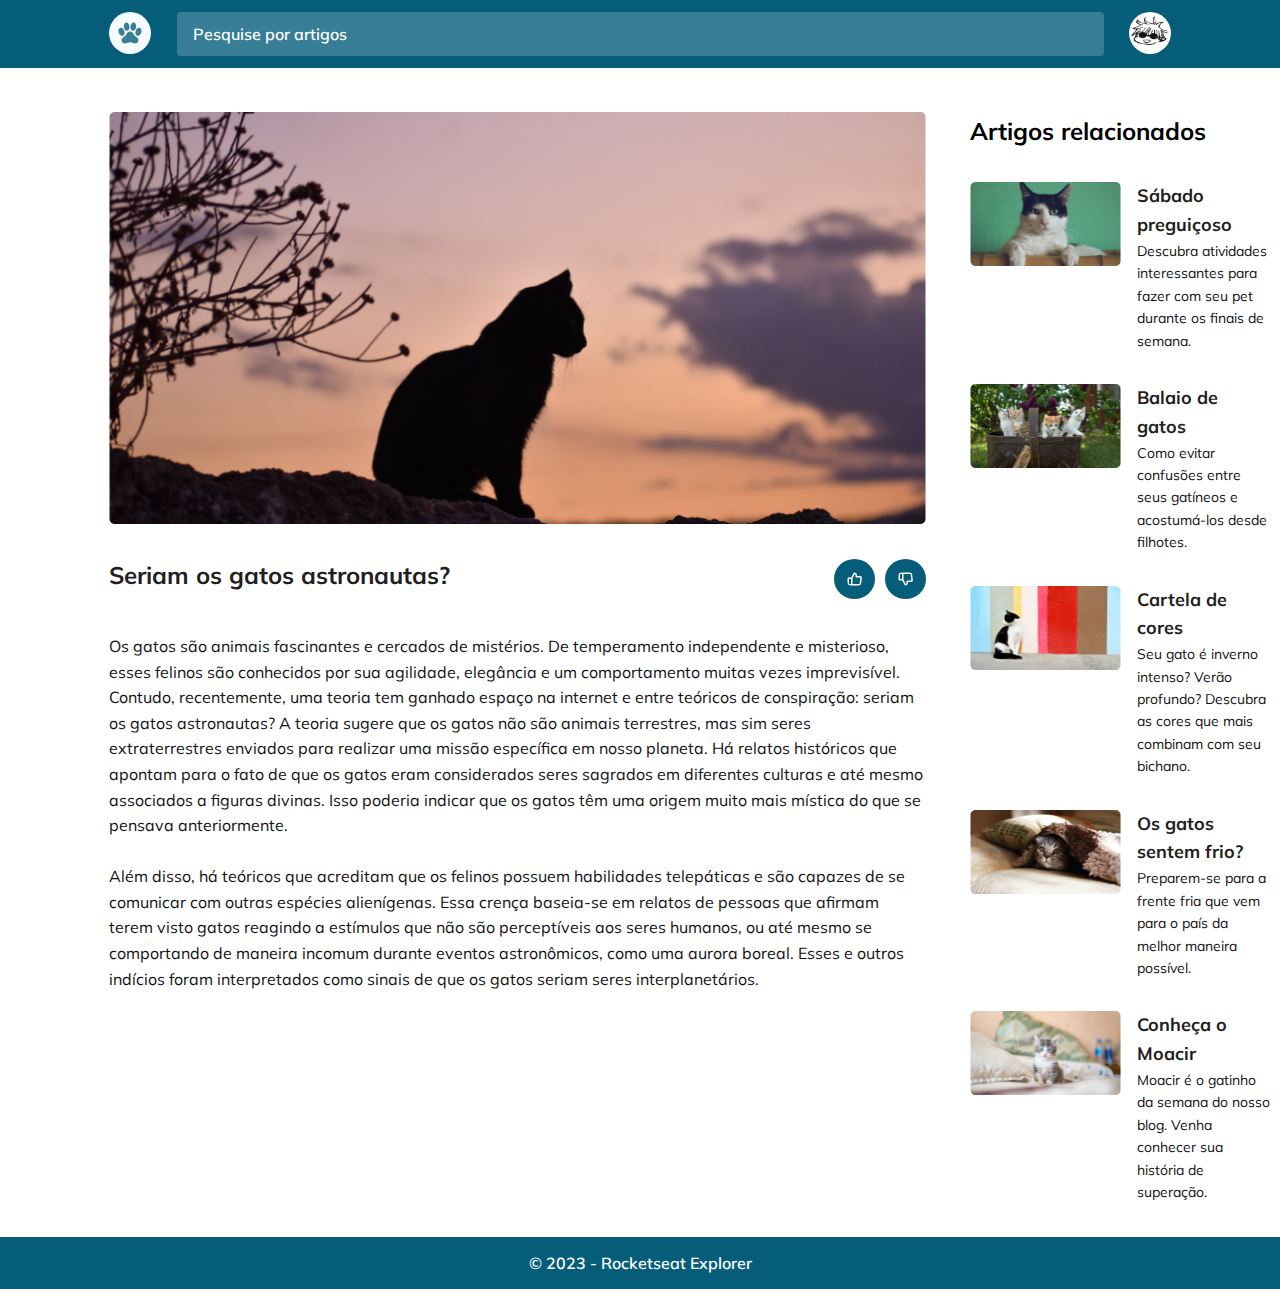
<file: Cat Blog/index.html>
<!DOCTYPE html>
<html lang="pt-BR">
<head>
    <meta charset="UTF-8">
    <link rel="preconnect" href="https://fonts.googleapis.com">
    <link rel="preconnect" href="https://fonts.gstatic.com" crossorigin>
    <meta name="viewport" content="width=device-width, initial-scale=1.0">
    <title>Cat Blog</title>
    <link rel="stylesheet" href="./style.css">
    <link rel="shortcut icon" href="./assets/Cat_logo.ico" type="image/x-icon">
    <link href="https://fonts.googleapis.com/css2?family=Mulish:wght@400;600;700&display=swap" rel="stylesheet">
</head>
<body>
    <div class="container">
        <header>
            <div class="logo">
                <img src="./assets/Cat_logo.svg" alt="Logo Image">
            </div>
            
            <form>
                <div class="input-wrapper">
                    <label for="search">Pesquise por artigos</label>
                    <input id="search" type="text" placeholder="Pesquise por artigos">
                </div>
            </form>

            <img class="profile-img" src="./assets/Gojo.jpg" alt="Profile Image">
        </header>
        <main>
            <img class="cat-image" src="./assets/Cat_image.png" alt="Cat Imagem">

            <div class="main-title">
                <h2>Seriam os gatos astronautas?</h2>

                <div class="main-avaliation">
                    <img class="button-avalation" src="./assets/Positive_icon.svg" alt="Positive Icon">
                    <img class="button-avalation" src="./assets/Negative_icon.svg" alt="Negative Icon">
                </div>
            </div>

            <div class="main-p">
                <p>
                    Os gatos são animais fascinantes e cercados de mistérios. De temperamento independente e misterioso, 
                    esses felinos são conhecidos por sua agilidade, elegância e um comportamento muitas vezes imprevisível. 
                    Contudo, recentemente, uma teoria tem ganhado espaço na internet e entre teóricos de conspiração: 
                    seriam os gatos astronautas?
                    A teoria sugere que os gatos não são animais terrestres, mas sim seres extraterrestres enviados para 
                    realizar uma missão específica em nosso planeta. Há relatos históricos que apontam para o fato de que 
                    os gatos eram considerados seres sagrados em diferentes culturas e até mesmo associados a figuras 
                    divinas. Isso poderia indicar que os gatos têm uma origem muito mais mística do que se pensava 
                    anteriormente.
                </p>
                <br/>
                <p>
                    Além disso, há teóricos que acreditam que os felinos possuem habilidades telepáticas e são capazes 
                    de se comunicar com outras espécies alienígenas. Essa crença baseia-se em relatos de pessoas que 
                    afirmam terem visto gatos reagindo a estímulos que não são perceptíveis aos seres humanos, ou até 
                    mesmo se comportando de maneira incomum durante eventos astronômicos, como uma aurora boreal. Esses 
                    e outros indícios foram interpretados como sinais de que os gatos seriam seres interplanetários.
                </p>
            </div>
        </main>
        <aside>
            <h2>Artigos relacionados</h2>

            <figure class="item">
                <img class="aside-img" src="./assets/1.png" alt="Image 1">

                <figcaption class="details">
                    <h3>Sábado preguiçoso</h3>
                    <p>
                        Descubra atividades interessantes para fazer com seu pet durante os finais de semana.
                    </p>
                </figcaption>
            </figure>

            <figure class="item" style="--delay: 0.4s">
                <img class="aside-img" src="./assets/2.png" alt="Image 2">

                <figcaption class="details">
                    <h3>Balaio de gatos</h3>
                    <p>
                        Como evitar confusões entre seus gatíneos e acostumá-los desde filhotes.
                    </p>
                </figcaption>
            </figure>

            <figure class="item" style="--delay: 0.6s">
                <img class="aside-img" src="./assets/3.png" alt="Image 3">

                <figcaption class="details">
                    <h3>Cartela de cores</h3>
                    <p>
                        Seu gato é inverno intenso? Verão profundo? Descubra as cores que mais combinam com 
                        seu bichano.
                    </p>
                </figcaption>
            </figure>

            <figure class="item" style="--delay: 0.8s">
                <img class="aside-img" src="./assets/4.png" alt="Image 4">

                <figcaption class="details">
                    <h3>Os gatos sentem frio?</h3>
                    <p>
                        Preparem-se para a frente fria que vem para o país da melhor maneira possível.
                    </p>
                </figcaption>
            </figure>

            <figure class="item" style="--delay: 1s">
                <img class="aside-img" src="./assets/5.png" alt="Image 5">

                <figcaption class="details">
                    <h3>Conheça o Moacir</h3>
                    <p>
                        Moacir é o gatinho da semana do nosso blog. Venha conhecer sua história de superação.
                    </p>
                </figcaption>
            </figure>
        </aside>
        <footer>
            <p>© 2023 - Rocketseat Explorer</p>
        </footer>
    </div>
</body>
</html>
</file>
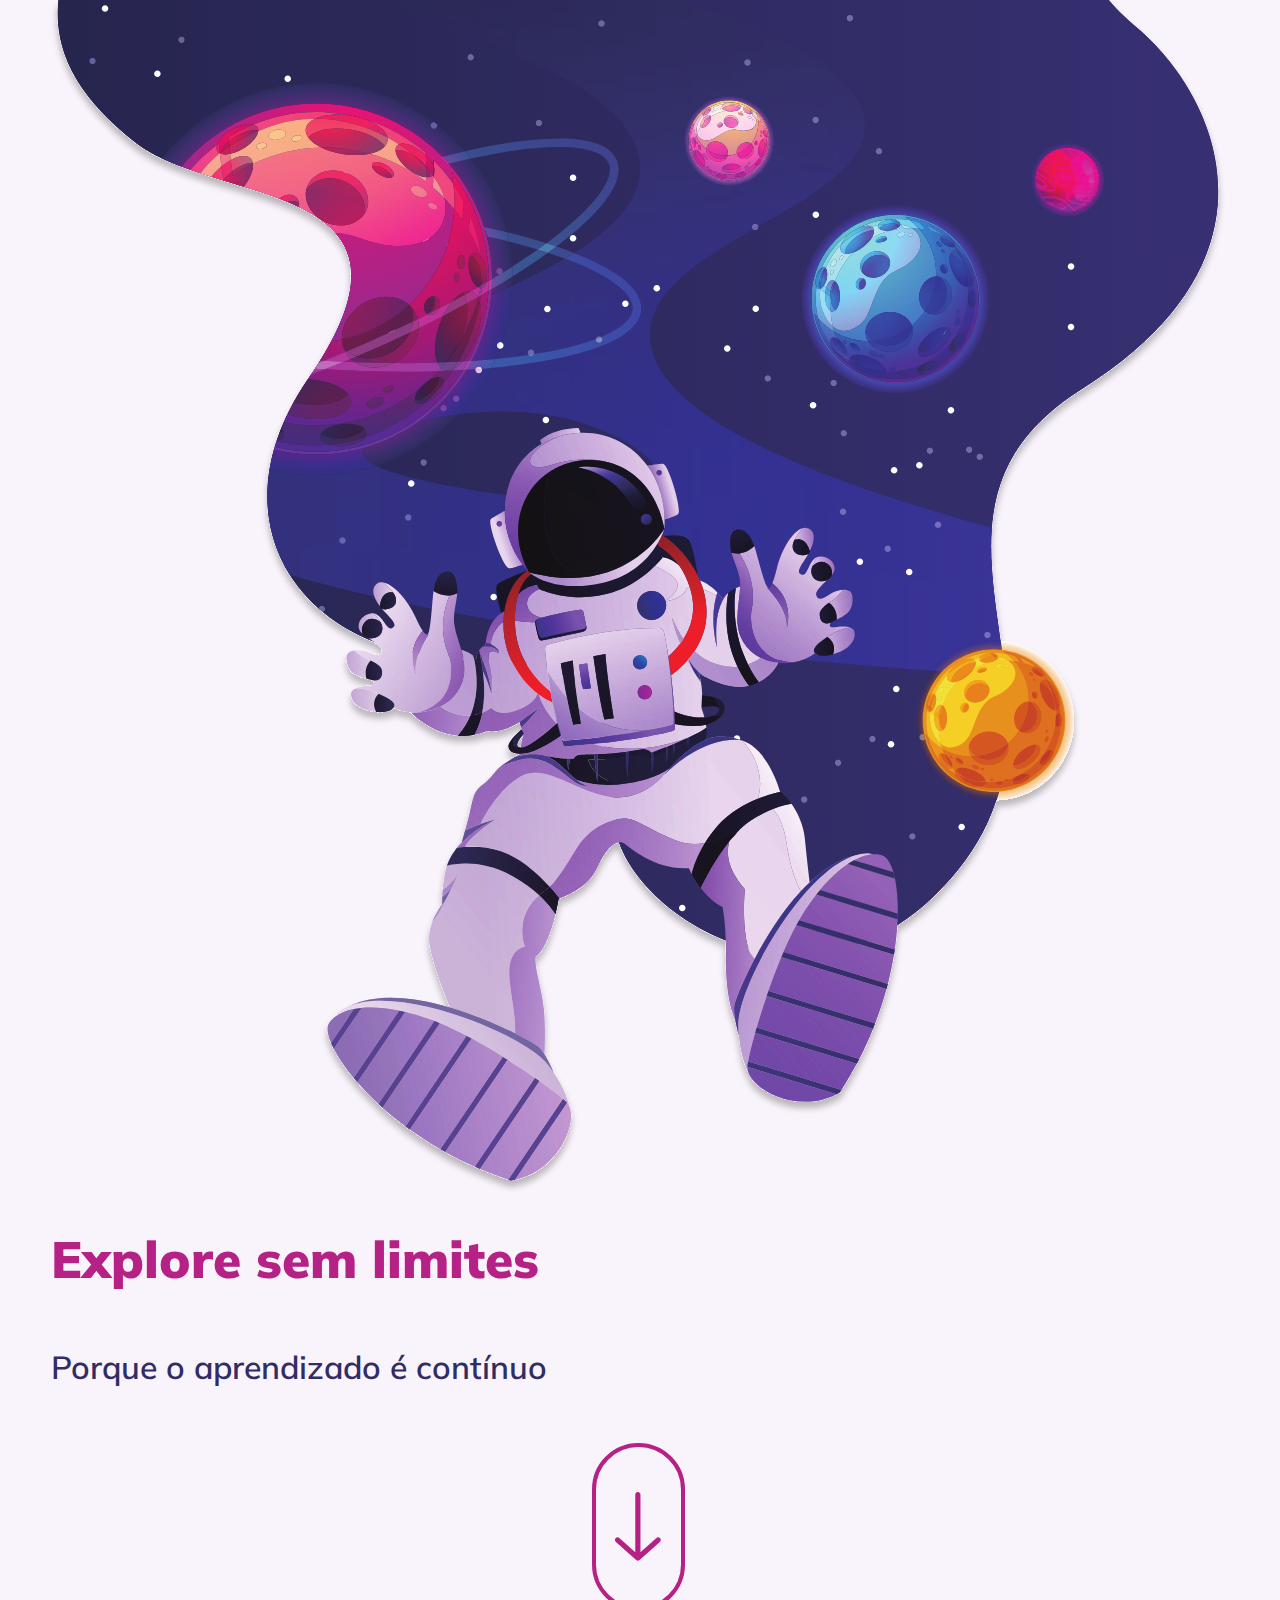
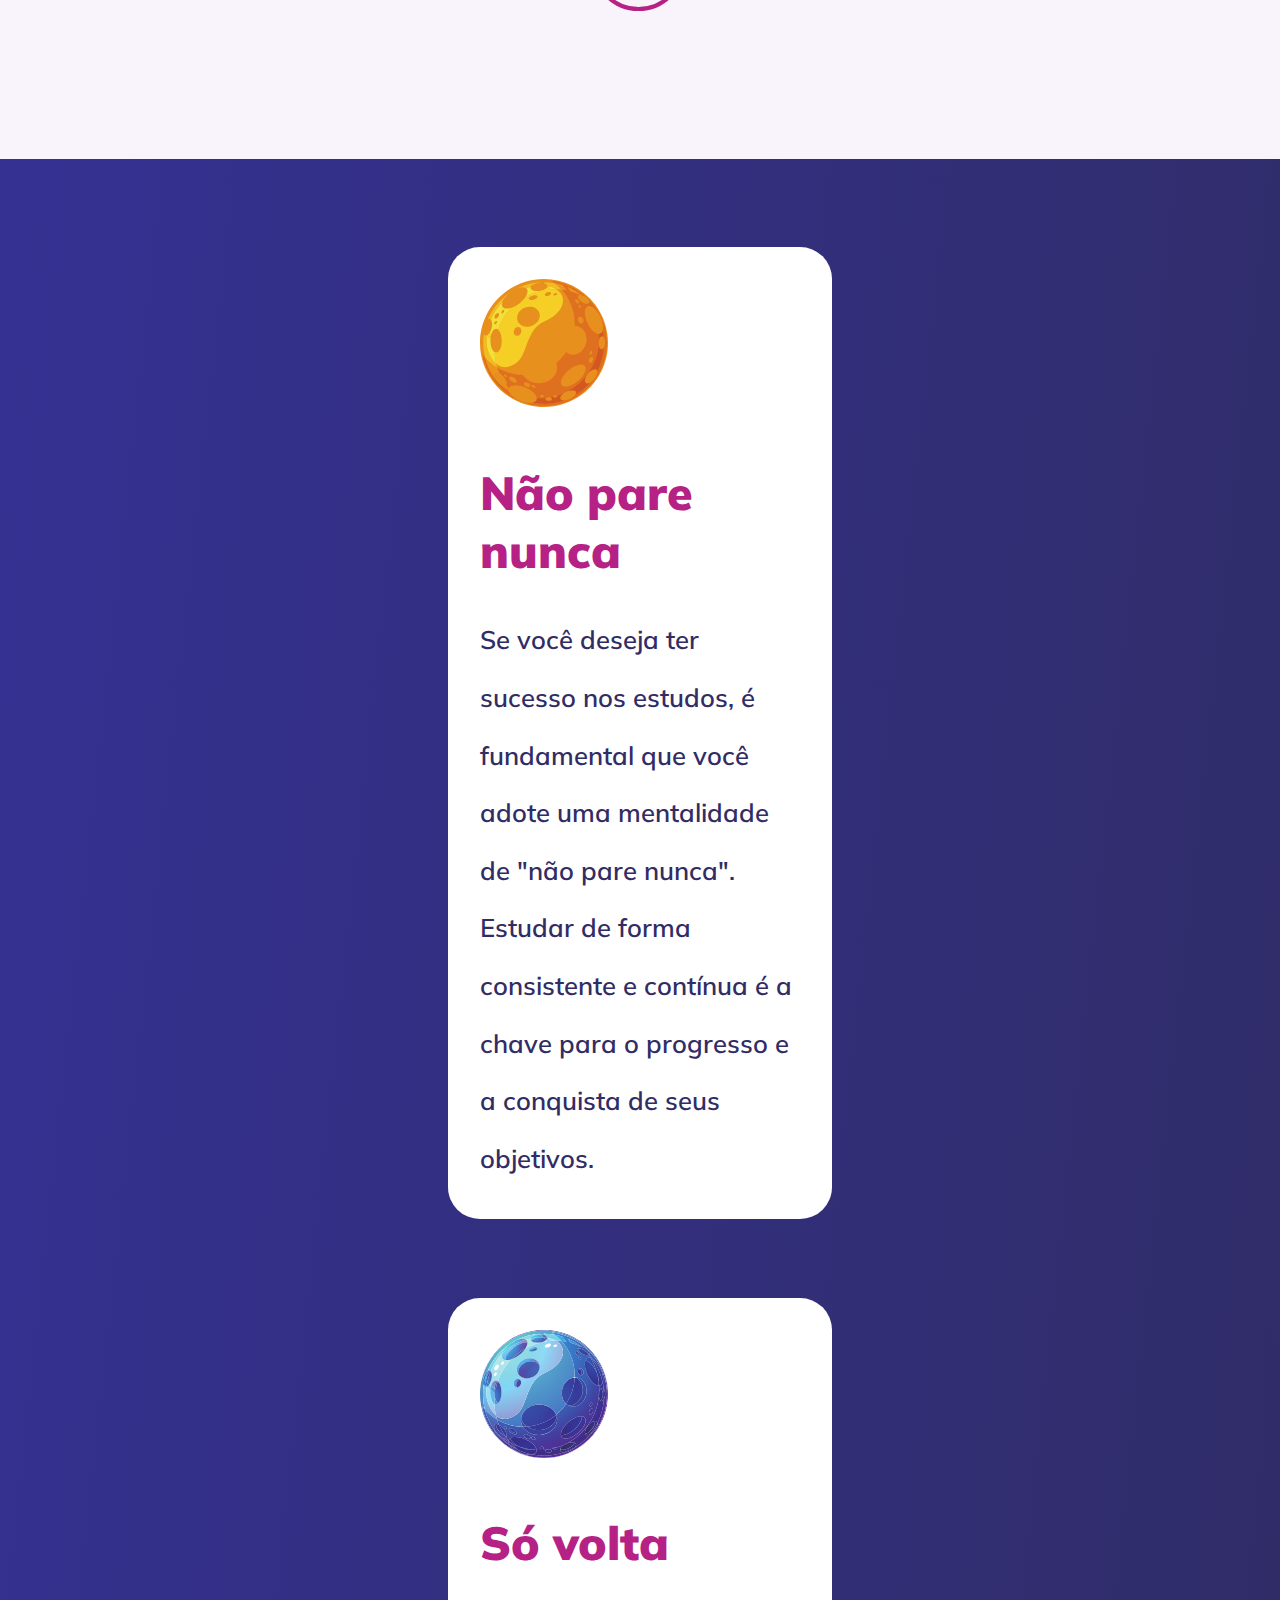
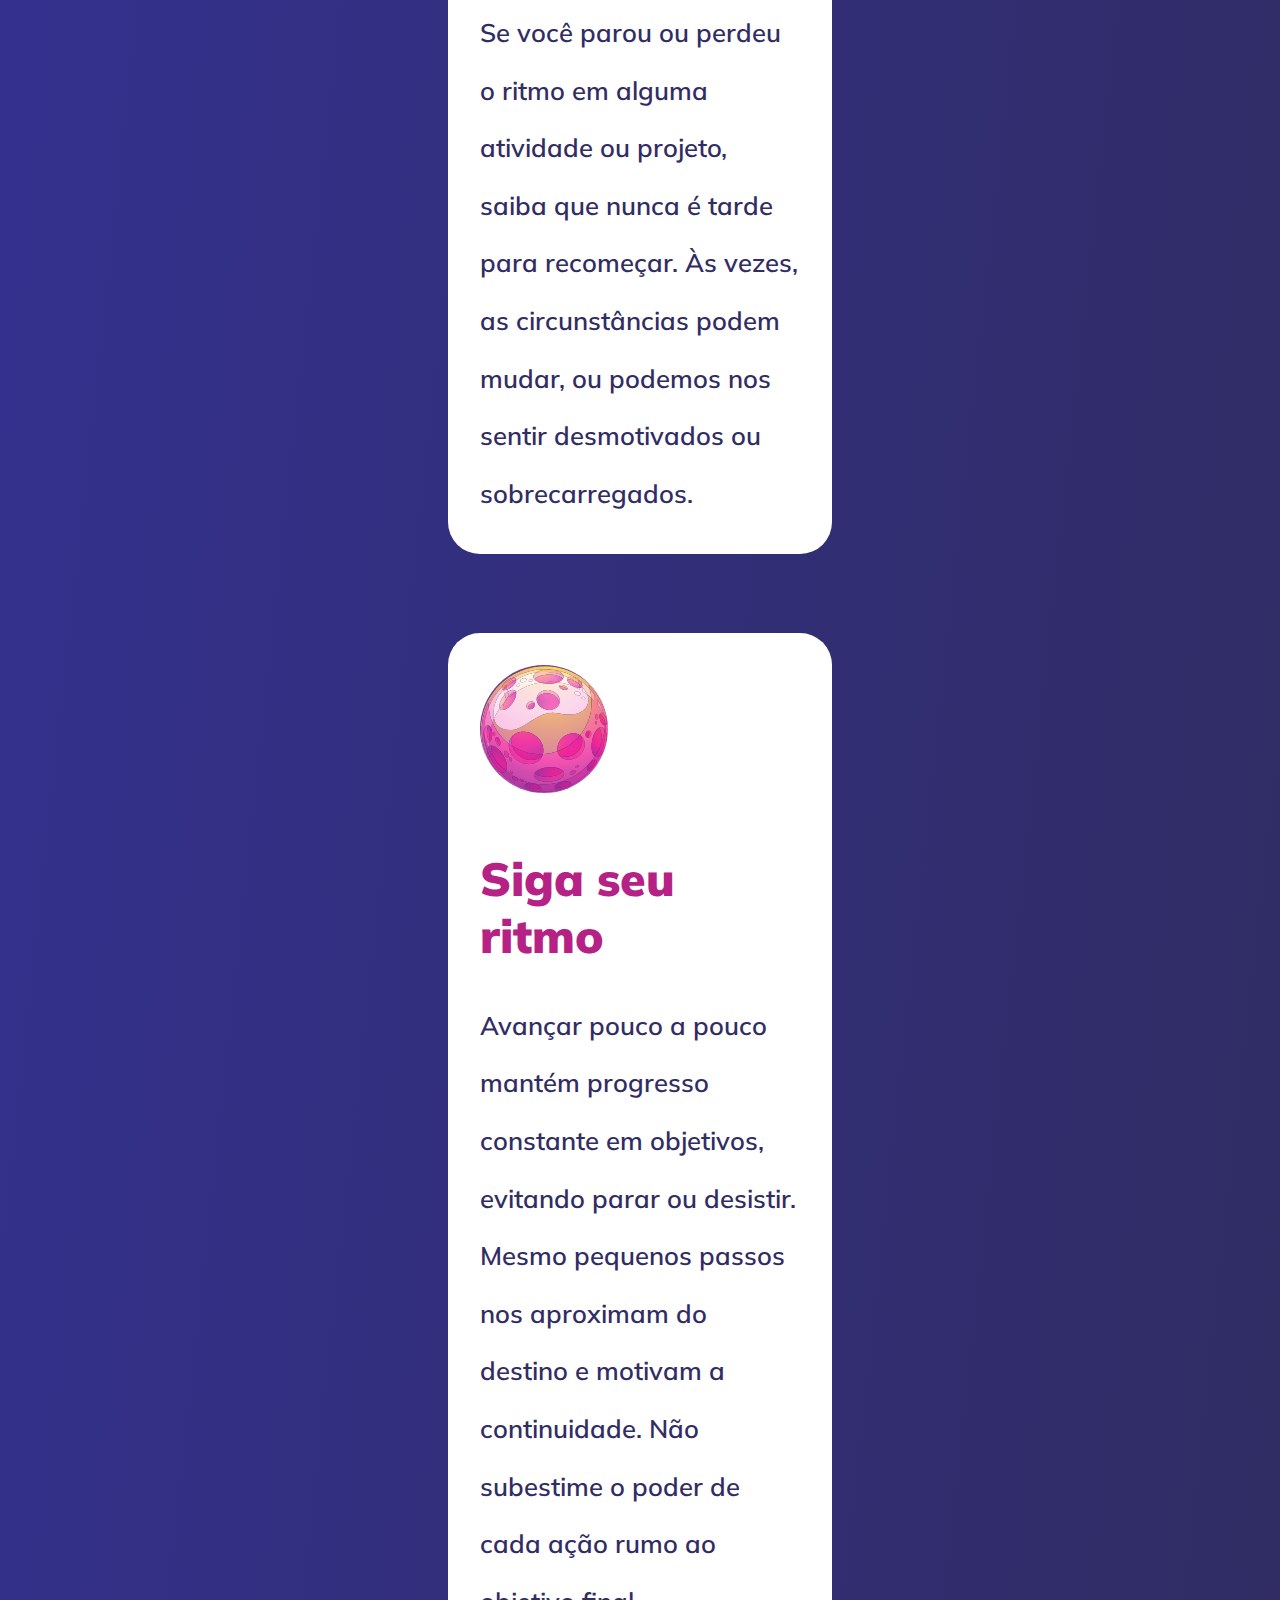
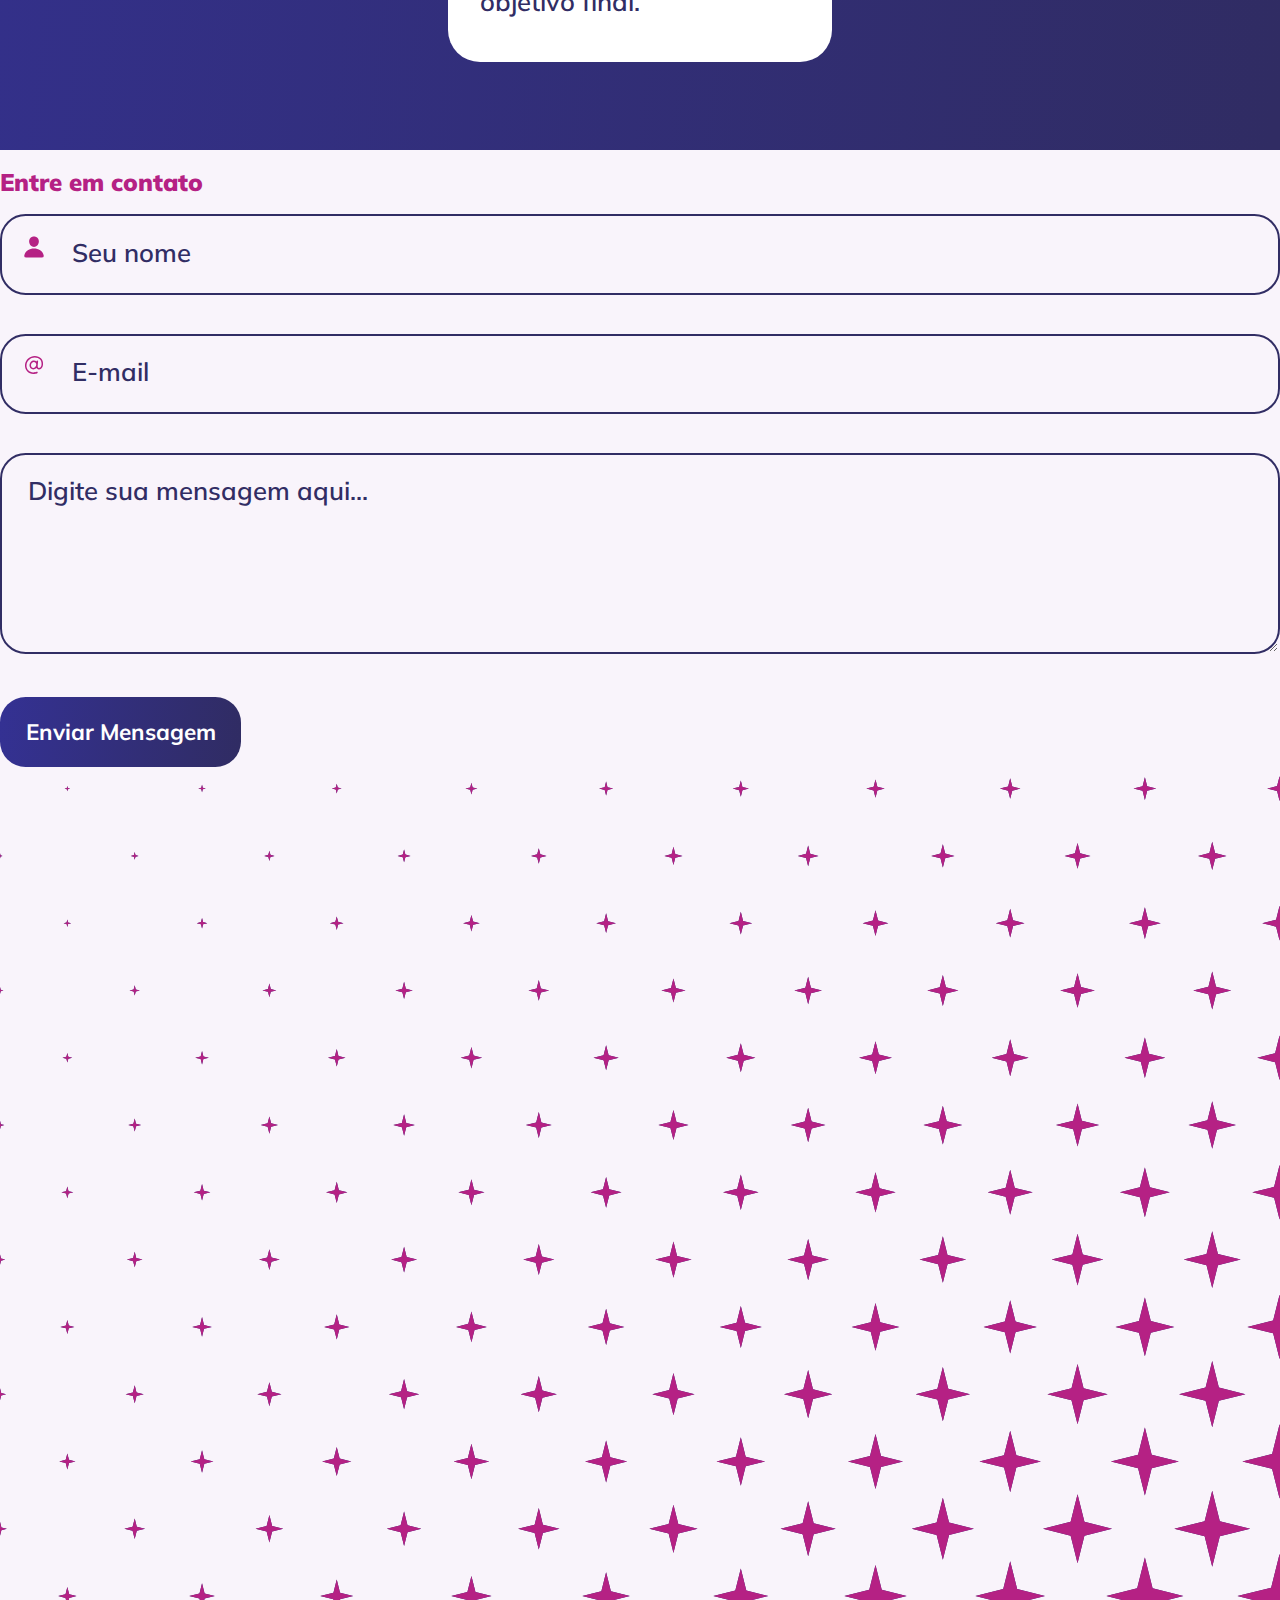
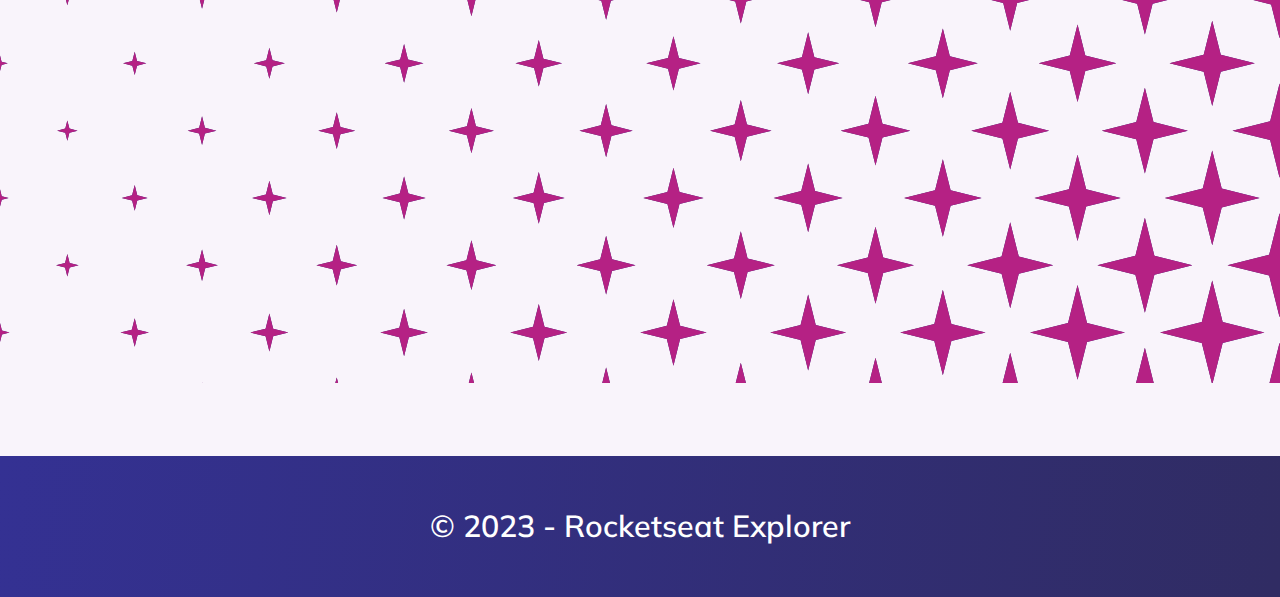
<file: Explorer sem Limites/index.html>
<!DOCTYPE html>
<html lang="pt-BR">
<head>
    <meta charset="UTF-8">
    <meta name="viewport" content="width=device-width, initial-scale=1.0">
    <link rel="preconnect" href="https://fonts.googleapis.com">
    <link rel="preconnect" href="https://fonts.gstatic.com" crossorigin>
    <title>Explore Sem Limites</title>
    <link rel="stylesheet" href="./style.css">
    <link rel="shortcut icon" href="./assets/yellow-moon.svg" type="image/x-icon">
    <link href="https://fonts.googleapis.com/css2?family=Mulish:ital,wght@0,200..1000;1,200..1000&display=swap" rel="stylesheet">
</head>
<body>
    <section id="hero">
        <div class="astronaut">
            <img src="./assets/astronaut.svg" alt="Astronaut image">
        </div>
        <div class="hero-cta">
            <h1>Explore sem limites</h1>
            <p>Porque o aprendizado é contínuo</p>
            <a href="#cards" class="button-down">
                <img src="./assets/arrow-down.svg" alt="Arrow image">
            </a>
        </div>
    </section>
    <section id="cards">
        <div class="card">
            <img src="./assets/yellow-moon.svg" alt="Yellow-moon image">
            <div class="card-text">
                <h3>Não pare nunca</h3>
                <p>
                    Se você deseja ter sucesso nos estudos, é fundamental que você adote uma mentalidade de "não pare 
                    nunca". Estudar de forma consistente e contínua é a chave para o progresso e a conquista de 
                    seus objetivos.
                </p>
            </div>
        </div>
        <div class="card">
            <img src="./assets/blue-moon.svg" alt="Blue-moon image">
            <div class="card-text">
                <h3>Só volta</h3>
                <p>
                    Se você parou ou perdeu o ritmo em alguma atividade ou projeto, saiba que nunca é tarde para 
                    recomeçar. Às vezes, as circunstâncias podem mudar, ou podemos nos sentir desmotivados 
                    ou sobrecarregados.
                </p>
            </div>
        </div>
        <div class="card">
            <img src="./assets/pink-moon.svg" alt="Pink-moon image">
            <div class="card-text">
                <h3>Siga seu ritmo</h3>
                <p>
                    Avançar pouco a pouco mantém progresso constante em objetivos, evitando parar ou desistir. 
                    Mesmo pequenos passos nos aproximam do destino e motivam a continuidade. Não subestime o poder 
                    de cada ação rumo ao objetivo final.
                </p>
            </div>
        </div>
    </section>
    <section id="contact">
        <form>
            <h2>Entre em contato</h2>
            <fieldset>
                <div class="input-wrapper">
                    <input id="name" type="text" placeholder="Seu nome"/>
                </div>
                <div class="input-wrapper">
                    <input id="email" type="email" placeholder="E-mail"/>
                </div>
                <div class="input-wrapper">
                    <textarea placeholder="Digite sua mensagem aqui..."></textarea>
                </div>
            </fieldset>

            <button class="button" type="submit">Enviar Mensagem</button>
        </form>
        <div class="stars">
            <img src="./assets/stars.svg" alt="Stars image">
        </div>
    </section>
    <footer>
        <p>&copy; 2023 - Rocketseat Explorer</p>
    </footer>
</body>
</html>
</file>
<file: Cat Blog/style.css>
:root {
    --font-family: 'Mulish', sans-serif;
    --header-main-avaliation-footer-color: hsl(195, 91%, 25%);
    --header-input-color: hsl(195, 46%, 40%);
    --header-footer-text-color: hsl(0, 0%, 100%);
    --header-background-logo-color: hsl(196, 100%, 98%);
    --main-background-color: hsl(0, 0%, 100%);
    --main-title-color: hsl(240, 6%, 13%);
    --main-text-color: hsl(240, 5%, 7%);
}

* {
    margin: 0;
    padding: 0;
    box-sizing: border-box;
    font-family: var(--font-family);
}

.container {
    max-width: 100%
}

header {
    display: flex;
    flex-direction: row;
    justify-content: center;
    padding: 12px 28px;
    gap: 25.5px;
    background-color: var(--header-main-avaliation-footer-color);
}

header form {
    flex: 1;
}

.logo {
    width: 42px;
    height: 42px;
    display: flex;
    align-items: center;
    justify-content: center;
    background-color: var(--header-background-logo-color);
    border-radius: 50%;
}

.logo img {
    width: 24px;
    color: var(--header-main-avaliation-footer-color);
}

.input-wrapper label {
    width: 1px;
    height: 1px;
    overflow: hidden;
    position: absolute;
}

.input-wrapper input {
    width: 100%;
    padding: 12px 16px;
    background-color: var(--header-input-color);
    border: 0;
    border-radius: 4px;
    font-size: 16px;
    font-weight: 600;
}

.input-wrapper input::placeholder {
    color: var(--header-footer-text-color);
}

.profile-img {
    width: 42px;
    height: 42px;
    border-radius: 50%;
}

main .cat-image {
    width: 100%;
    height: auto;
    max-width: 100%;
    display: block;
}

.main-title {
    display: flex;
    flex-direction: column;
    margin: 0 auto;
    max-width: 100%;
    margin: 31px 0 31px 22px;
}

.main-title h2 {
    margin-bottom: 8px;
    font-size: 24px;
    color: var(--main-title-color);
}

.main-avaliation {
    display: flex;
    flex-direction: row;
    gap: 10px;
}

.main-avaliation img {
    display: flex;
    align-items: center;
    justify-content: center;
    padding: 12px;
    background-color: var(--header-main-avaliation-footer-color);
    border-radius: 50%;
}

.main-p {
    max-width: 100%;
    line-height: 160%;
    margin: 0 26px 34px 22px;
}

.main-p p {
    color: var(--main-text-color);
}

aside {
    margin: 0 24px 39px 22px;
    display: flex;
    flex-direction: column;
    gap: 32px;
}

.item {
    display: flex;
    flex-direction: row;
    gap: 16px;
}

.details {
    line-height: 160%;
}

.details h3 {
    font-size: 18px;
    font-weight: 700;
    color: var(--main-title-color);
}

.details p {
    font-size: 14px;
    font-weight: 400;
    color: var(--main-text-color);
}

footer {
    padding: 16px;
    font-size: 16px;
    font-weight: 600;
    text-align: center;
    color: var(--header-footer-text-color);
    background-color: var(--header-main-avaliation-footer-color);
}

@media (min-width: 768px){

    .container {
        display: grid;
        grid-template-areas: 
        "a a a"
        "b b c"
        "d d d";
        grid-template-columns: 1fr 2fr 1fr;
    }

    header {
        grid-area: a;
        padding: 12px 109px;
    }

    .logo:hover, .profile-img:hover, .button-avalation:hover {
        transform: translateY(-5%);
        cursor: pointer;
        transition: 0.5s;
    }

    main {
        grid-area: b;
        padding: 44px 34px 39px 109px;
    }
    
    .button-avalation:hover {
        background-color: hsla(195, 46%, 40%, 0.671);
    }

    .main-title {
        display: flex;
        flex-direction: row;
        align-items: center;
        margin: 32px 0;
        max-width: 100%;
        align-items: center;
        justify-content: space-between;
    }

    .main-title h2, aside h2 {
        font-size: 24px;
        font-weight: 700;
        line-height: 160%;
    }

    main .main-title .main-p {
        font-size: 16px;
        font-weight: 400;
        line-height: 160%;
    }

    main .main-p {
        margin: 0;
    }
    
    .cat-image {
        animation: appear 1s;
    }

    aside {
        grid-area: c;
        margin: 44px 10px 34px;
    }

    .aside-img {
        width: 151px;
        height: 84px;
    }

    .aside-img:hover {
        transform: scale(1.4);
        transition: 0.5s;
    }

    aside h3 {
        font-size: 18px;
        font-weight: 700;
        line-height: 160%;
    }

    aside p {
        font-size: 14px;
        font-weight: 400;
        line-height: 160%;
    }

    .item {
        cursor: pointer;
    }

    footer {
        grid-area: d;
    }

    header {
        --startY: -100%;
        animation: move 1s;
    }
    
    footer {
        --startY: 100%;
        animation: move 1s;
    }

    .item {
        --delay: 0.2s;
        animation: appear 1s var(--delay) backwards;
    }

    @keyframes move {
        from {
            transform: translateY(var(--startY));
        }
    }

    @keyframes appear {
        0% {
            opacity: 0;
            transform: scale(0.7);
        }
    }
}
</file>
<file: Explorer sem Limites/style.css>
* {
    margin: 0;
    padding: 0;
    box-sizing: border-box;
    -webkit-font-smoothing: antialiased;
    -moz-osx-font-smoothing: grayscale;
    font-family: "Mulish", sans-serif;
}

:root {
    --font-size: 62.5%;
    
    --white: #FFF;
    --light-gray: #F9F4FB;
    --accent-color: #B52184;
    --text-base-color: #312D64;
    --gradient-background: linear-gradient(96.21deg, #343193 0%, #302C63 99.68%);
}

body {
    background: var(--light-gray);
}

img {
    width: 100%;
}

h1 {
    font-size: 3.2rem;
    line-height: 4rem;
    font-weight: 900;
    color: var(--accent-color);
    margin: 1.7rem 0 0.5rem 0;
}

h2 {
    line-height: 4rem;
    font-weight: 900;
    color: var(--accent-color);
}

h3 {
    font-size: 2.9rem;
    line-height: 3.6rem;
    font-weight: 900;
    color: var(--accent-color);
    margin-bottom: 2rem;
}

p {
    font-size: 1.6rem;
    line-height: 3.6rem;
    font-weight: 600;
    color: var(--text-base-color);
}

button, input, fieldset, textarea {
    border: none;
    background: none;
}

#hero {
    padding: 0 3.4rem 9.3rem 3.2rem;
    width: 100%;
}

#hero .hero-cta p {
    font-size: 2rem;
    line-height: 2.5rem;
    font-weight: 600;
    color: var(--text-base-color);
    margin: 3.5rem 0;
}

#hero .hero-cta .button-down {
    width: 5.8rem;
    height: 10.5rem;
    border: 4px solid var(--accent-color);
    border-radius: 76rem;
    display: flex;
    align-items: center;
    justify-content: center;
    margin: 0 auto;
    transition: filter 300ms;
}

#hero .hero-cta .button-down:hover {
    filter: brightness(0.7);
}

#hero .hero-cta .button-down img {
    width: 3rem;
}

#cards {
    width: 100%;
    height: 100%;
    background: var(--gradient-background);
    padding: 5.5rem 3.9rem;
    display: grid;
    gap: 4.9rem;
    justify-content: center;
}

#cards .card {
    background: var(--white);
    padding: 2rem;
    border-radius: 2rem;
}

#cards .card img {
    width: 8rem;
    margin-bottom: 3.3rem;
}

#cards .card .card-text {
    width: 20rem;
}

#contact {
    margin-bottom: 4.3rem;
}

#contact form .input-wrapper {
    margin-bottom: 2.4rem;
}

#contact form input, #contact form textarea {
    width: 100%;
    border: 0.15rem solid var(--text-base-color);
    border-radius: 1.6rem;
    padding: 1.2rem 1.6rem 1.6rem;
    color: var(--text-base-color);
    font-weight: 600;
    font-size: 1.6rem;
}

#contact form textarea {
    height: 12.6rem;
}

#contact form input::placeholder, #contact form textarea::placeholder {
    color: var(--text-base-color);
    font-weight: 600;
    font-size: 1.6rem;
}

#contact form input::placeholder {
    padding-left: 2.8rem;
}

#contact form button {
    background: var(--gradient-background);
    color: var(--white);
    font-size: 1.4rem;
    font-weight: 700;
    line-height: 2.4rem;
    padding: 1rem 1.6rem;
    border-radius: 1.6rem;
    cursor: pointer;
    transition: filter 200ms;
}

#contact form button:hover {
    filter: brightness(0.9);
}

#name {
    background: url(./assets/person.svg) no-repeat scroll 1.4rem 1.2rem;
}

#email {
    background: url(./assets/mail.svg) no-repeat scroll 1.4rem 1.2rem;
}

footer {
    background: var(--gradient-background);
    padding: 3.2rem 1.6rem;
}

footer p {
    color: var(--white);
    font-size: 1.9rem;
    line-height: 2.4rem;
    font-weight: 600;
    text-align: center;
}

@media (min-width: 1440px){

    h1 {
        font-size: 5.8rem;
        line-height: 7.3rem;
        margin: 0 0 0.8rem;
    }

    #hero {
        display: flex;
        justify-content: space-between;
        padding: 0 2.9rem 10.3rem 10.9rem;
        max-height: 83.6rem;
    }

    #hero .hero-cta {
        order: 1;
        margin-top: 31.2rem;
    }

    #hero .astronaut {
        order: 2;
    }

    #hero .hero-cta .button-down {
        margin: 0;
        justify-self: flex-end;
    }

    #cards {
        grid-template-columns: repeat(3, 1fr);
        gap: 6rem;
        padding: 6.4rem 11.1rem 8rem;
    }

    #cards .card {
        padding: 3.2rem;
        border-radius: 2.4rem;
    }

    #cards .card img {
        width: 9.7rem;
        margin-bottom: 4rem;
    }

    #contact {
        display: flex;
        align-items: center;
        gap: 9.2rem;
        padding: 0;
        height: 62.2rem;
        margin: 0 auto;
        background-repeat: no-repeat;
        background-position: right;
    }

    #contact form {
        flex: 1;
        margin-left: 10.9rem;
    }

    #contact .stars {
        flex: 1;
    }
}
</file>
